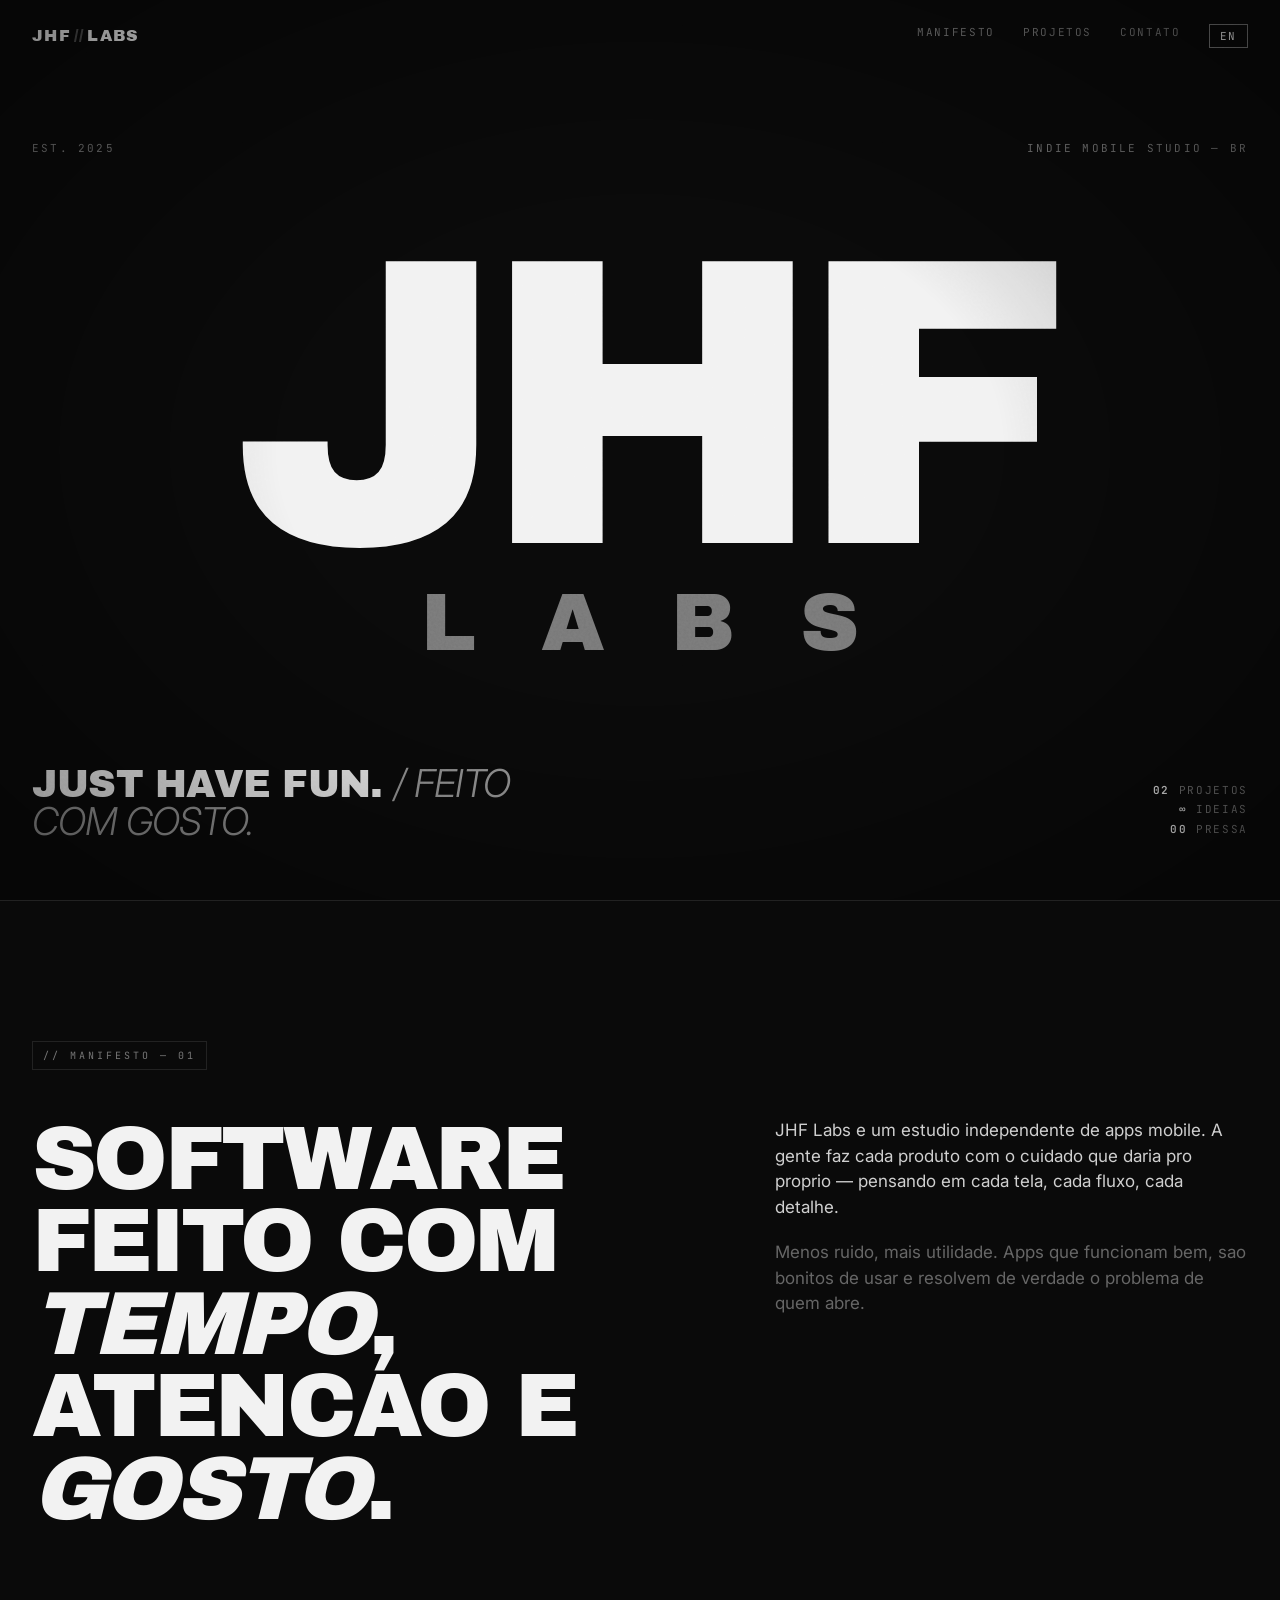
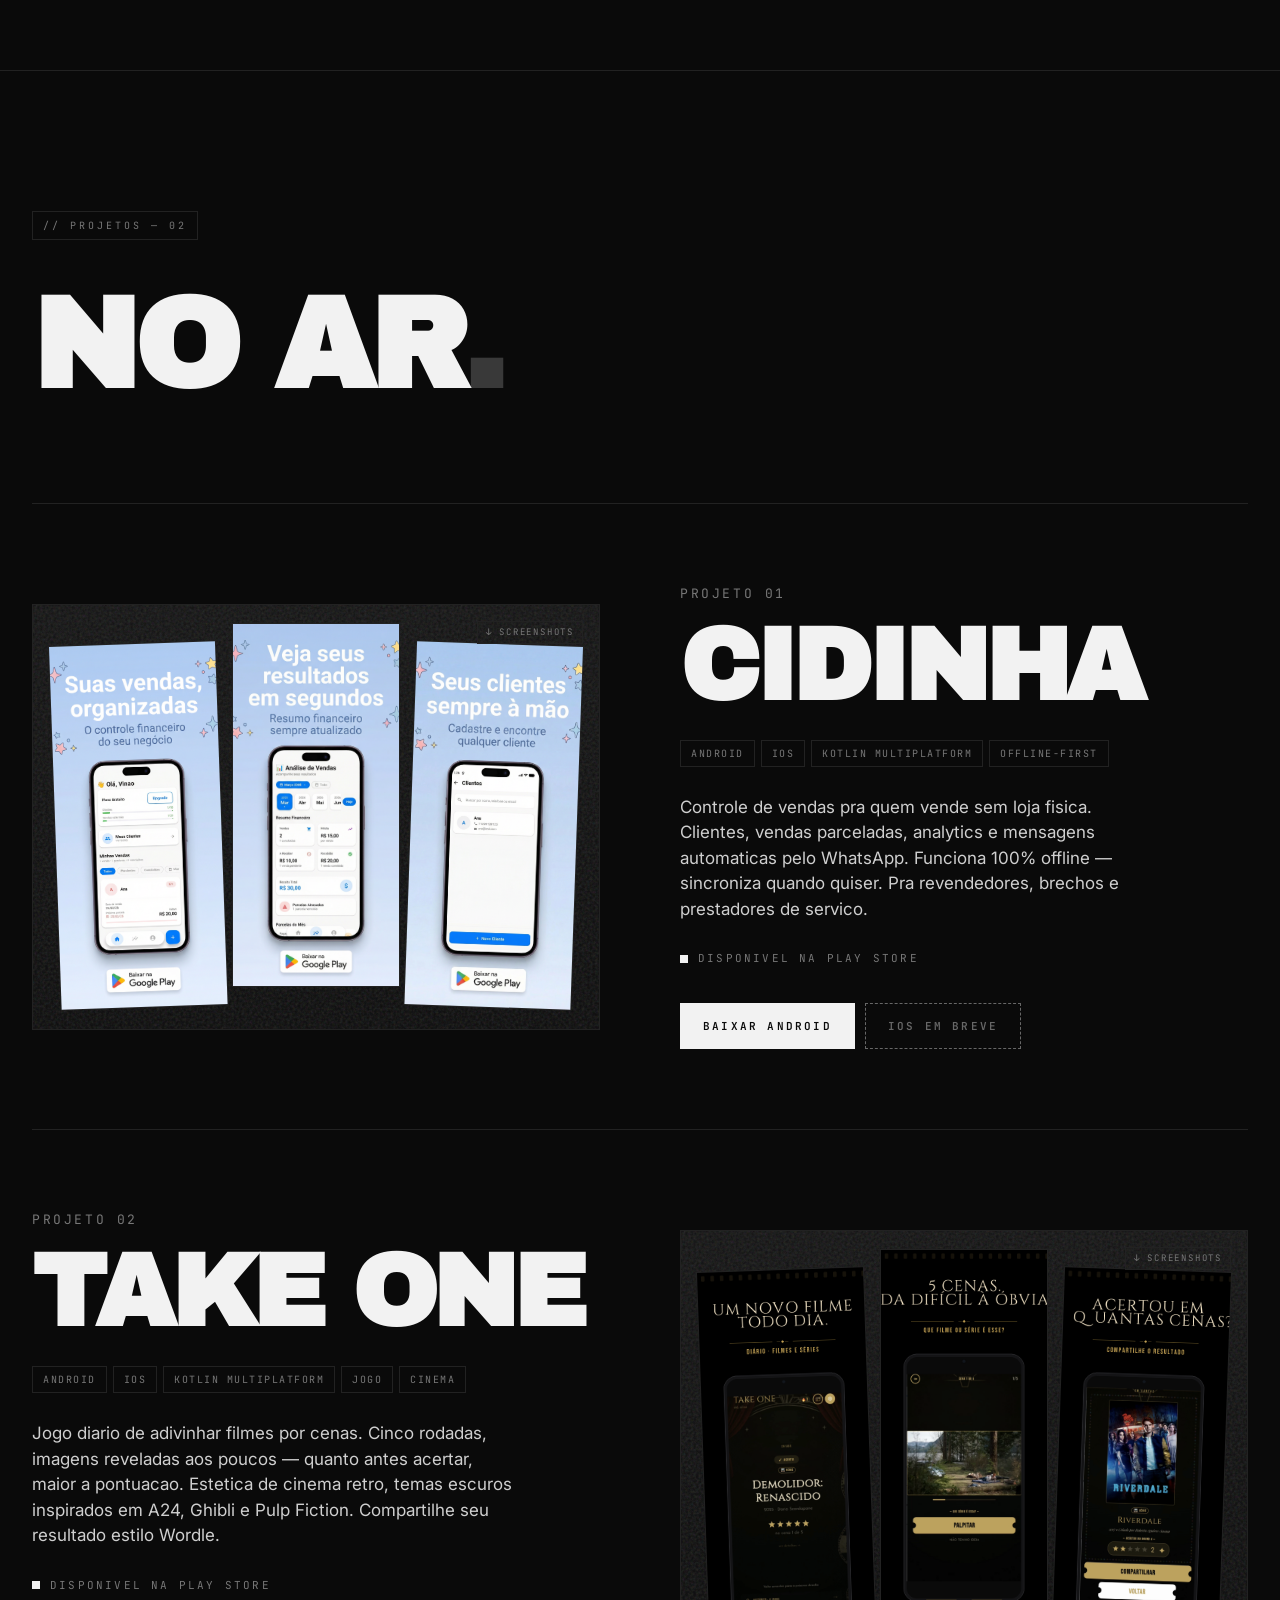
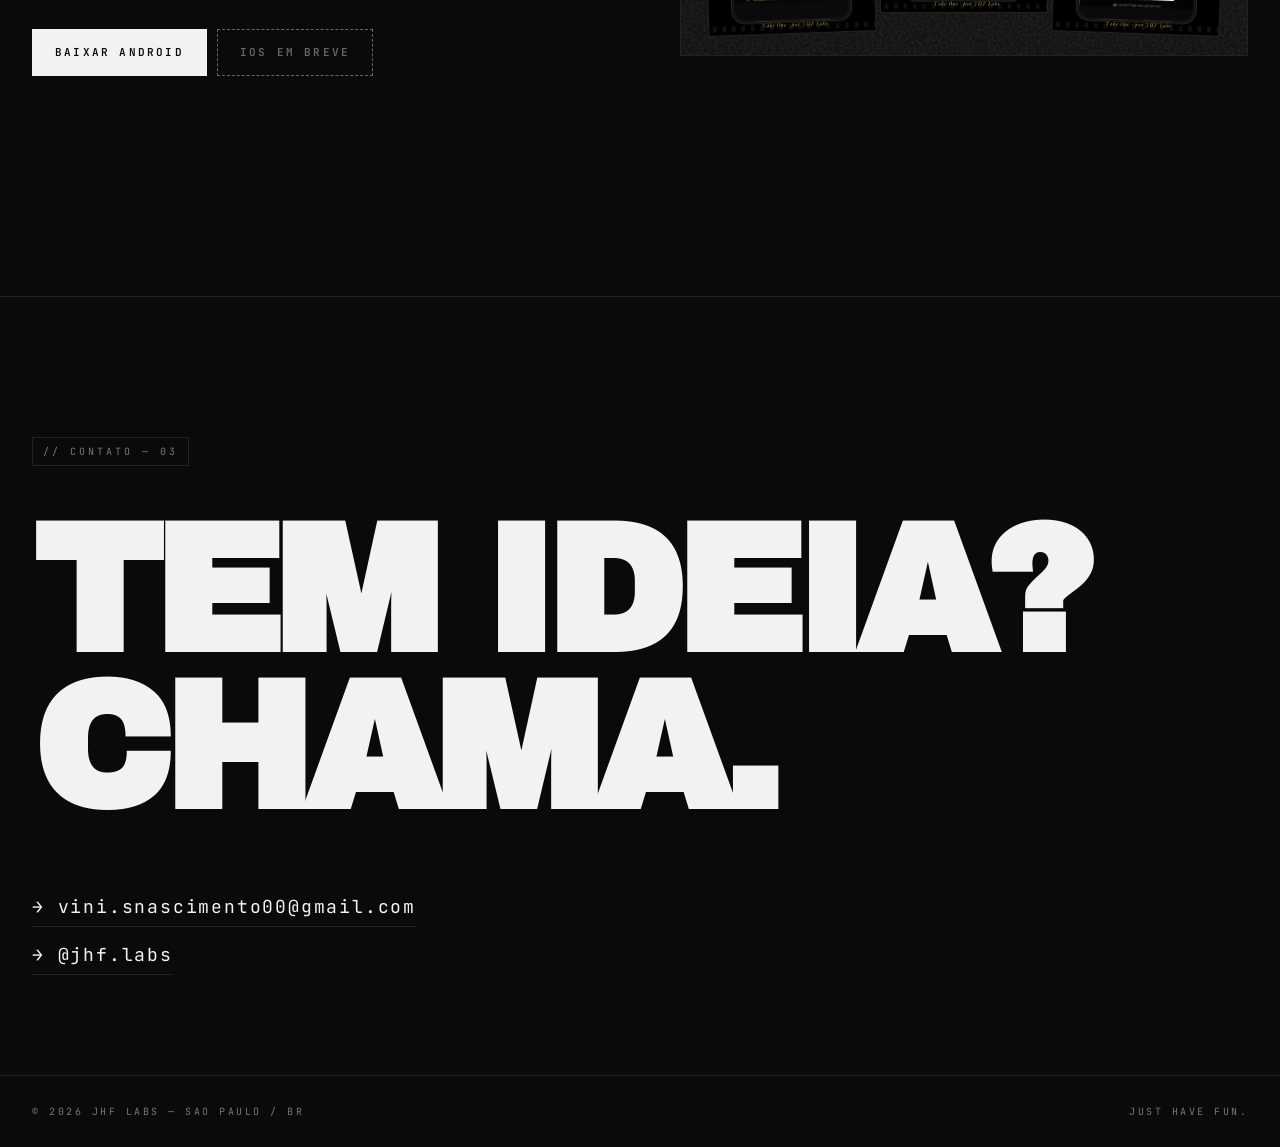
<file: index.html>
<!DOCTYPE html>
<html lang="pt-BR">
<head>
<meta charset="UTF-8" />
<meta name="viewport" content="width=device-width, initial-scale=1.0" />
<title>JHF Labs — Just Have Fun</title>
<meta name="description" content="JHF Labs — estudio independente de apps mobile. Just Have Fun." />
<link rel="preconnect" href="https://fonts.googleapis.com" />
<link rel="preconnect" href="https://fonts.gstatic.com" crossorigin />
<link href="https://fonts.googleapis.com/css2?family=Archivo+Black&family=JetBrains+Mono:wght@400;600&family=Inter:wght@300;400;500;700&display=swap" rel="stylesheet" />
<link rel="stylesheet" href="style.css" />
</head>
<body>

<div class="noise"></div>

<header class="nav">
  <div class="nav__logo">JHF<span>//</span>LABS</div>
  <nav class="nav__links">
    <a href="#manifesto" data-i18n="nav_manifesto">manifesto</a>
    <a href="#projetos" data-i18n="nav_projects">projetos</a>
    <a href="#contato" data-i18n="nav_contact">contato</a>
    <button class="lang-toggle" id="langToggle" aria-label="Switch language">EN</button>
  </nav>
</header>

<main>

  <section class="hero">
    <div class="hero__top">
      <span>EST. 2025</span>
      <span data-i18n="hero_studio">INDIE MOBILE STUDIO — BR</span>
    </div>

    <div class="hero__mark">
      <span class="jhf">JHF</span>
      <span class="labs">LABS</span>
    </div>

    <div class="hero__bottom">
      <div class="hero__tagline">
        Just Have Fun. <em data-i18n="hero_tagline">/ feito com gosto.</em>
      </div>
      <div class="hero__meta">
        <strong>02</strong> <span data-i18n="hero_projects">projetos</span><br/>
        <strong>∞</strong> <span data-i18n="hero_ideas">ideias</span><br/>
        <strong>00</strong> <span data-i18n="hero_rush">pressa</span>
      </div>
    </div>
  </section>

  <section id="manifesto" class="manifesto">
    <span class="section-label">// manifesto — 01</span>
    <div class="manifesto__grid">
      <p class="manifesto__big" data-i18n-html="manifesto_title">
        Software feito com <em>tempo</em>,<br/>
        atencao e <em>gosto</em>.
      </p>
      <div class="manifesto__text">
        <p data-i18n="manifesto_p1">JHF Labs e um estudio independente de apps mobile. A gente faz cada produto com o cuidado que daria pro proprio — pensando em cada tela, cada fluxo, cada detalhe.</p>
        <p data-i18n="manifesto_p2">Menos ruido, mais utilidade. Apps que funcionam bem, sao bonitos de usar e resolvem de verdade o problema de quem abre.</p>
      </div>
    </div>
  </section>

  <section id="projetos" class="projects">
    <span class="section-label">// <span data-i18n="nav_projects">projetos</span> — 02</span>
    <h2 class="projects__title" data-i18n-html="projects_title">NO AR<span class="slash">.</span></h2>

    <article class="project">
      <div class="project__media">
        <span class="project__stamp">↓ screenshots</span>
        <div class="project__screenshots">
          <img src="assets/cidinha-1.png?v=2" alt="Cidinha screen 1" />
          <img src="assets/cidinha-2.png?v=2" alt="Cidinha screen 2" />
          <img src="assets/cidinha-3.png?v=2" alt="Cidinha screen 3" />
        </div>
      </div>
      <div class="project__info">
        <div class="project__num" data-i18n="project_label">PROJETO 01</div>
        <h3 class="project__name">Cidinha</h3>
        <div class="project__tags">
          <span>Android</span>
          <span>iOS</span>
          <span>Kotlin Multiplatform</span>
          <span>Offline-first</span>
        </div>
        <p class="project__desc" data-i18n="cidinha_desc">
          Controle de vendas pra quem vende sem loja fisica. Clientes, vendas parceladas, analytics e mensagens automaticas pelo WhatsApp. Funciona 100% offline — sincroniza quando quiser. Pra revendedores, brechos e prestadores de servico.
        </p>
        <p class="project__status"><span class="dot"></span> <span data-i18n="cidinha_status">disponivel na play store</span></p>
        <div class="project__links">
          <a href="https://play.google.com/store/apps/details?id=com.cidinha.br" target="_blank" rel="noopener" class="btn btn--primary" data-i18n="btn_download_android">Baixar Android</a>
          <a href="#" class="btn btn--ghost btn--disabled" data-i18n="btn_ios_soon">iOS em breve</a>
        </div>
      </div>
    </article>

    <article class="project project--reverse">
      <div class="project__media">
        <span class="project__stamp">↓ screenshots</span>
        <div class="project__screenshots">
          <img src="assets/takeone-1.png?v=2" alt="Take One screen 1" />
          <img src="assets/takeone-2.png?v=2" alt="Take One screen 2" />
          <img src="assets/takeone-3.png?v=2" alt="Take One screen 3" />
        </div>
      </div>
      <div class="project__info">
        <div class="project__num" data-i18n="project_label_02">PROJETO 02</div>
        <h3 class="project__name">Take One</h3>
        <div class="project__tags">
          <span>Android</span>
          <span>iOS</span>
          <span>Kotlin Multiplatform</span>
          <span data-i18n="tag_game">Jogo</span>
          <span>Cinema</span>
        </div>
        <p class="project__desc" data-i18n="takeone_desc">
          Jogo diario de adivinhar filmes por cenas. Cinco rodadas, imagens reveladas aos poucos — quanto antes acertar, maior a pontuacao. Estetica de cinema retro, temas escuros inspirados em A24, Ghibli e Pulp Fiction. Compartilhe seu resultado estilo Wordle.
        </p>
        <p class="project__status"><span class="dot"></span> <span data-i18n="takeone_status">disponivel na play store</span></p>
        <div class="project__links">
          <a href="https://play.google.com/store/apps/details?id=com.jhflabs.takeone" target="_blank" rel="noopener" class="btn btn--primary" data-i18n="btn_download_android">Baixar Android</a>
          <a href="#" class="btn btn--ghost btn--disabled" data-i18n="btn_ios_soon">iOS em breve</a>
        </div>
      </div>
    </article>

  </section>

  <section id="contato" class="contact">
    <span class="section-label">// <span data-i18n="nav_contact">contato</span> — 03</span>
    <h2 class="contact__title" data-i18n-html="contact_title">Tem ideia?<br/>Chama.</h2>
    <div class="contact__links">
      <a href="mailto:vini.snascimento00@gmail.com">→ vini.snascimento00@gmail.com</a>
      <a href="https://instagram.com/jhf.labs" target="_blank" rel="noopener">→ @jhf.labs</a>
    </div>
  </section>

</main>

<footer class="footer">
  <div>© <span id="year"></span> JHF LABS — SAO PAULO / BR</div>
  <div>JUST HAVE FUN.</div>
</footer>

<script>
document.getElementById('year').textContent = new Date().getFullYear();

const i18n = {
  pt: {
    nav_manifesto: "manifesto",
    nav_projects: "projetos",
    nav_contact: "contato",
    hero_studio: "INDIE MOBILE STUDIO — BR",
    hero_tagline: "/ feito com gosto.",
    hero_projects: "projetos",
    hero_ideas: "ideias",
    hero_rush: "pressa",
    manifesto_title: 'Software feito com <em>tempo</em>,<br/>atencao e <em>gosto</em>.',
    manifesto_p1: "JHF Labs e um estudio independente de apps mobile. A gente faz cada produto com o cuidado que daria pro proprio — pensando em cada tela, cada fluxo, cada detalhe.",
    manifesto_p2: "Menos ruido, mais utilidade. Apps que funcionam bem, sao bonitos de usar e resolvem de verdade o problema de quem abre.",
    projects_title: 'NO AR<span class="slash">.</span>',
    project_label: "PROJETO 01",
    project_label_02: "PROJETO 02",
    cidinha_desc: "Controle de vendas pra quem vende sem loja fisica. Clientes, vendas parceladas, analytics e mensagens automaticas pelo WhatsApp. Funciona 100% offline — sincroniza quando quiser. Pra revendedores, brechos e prestadores de servico.",
    cidinha_status: "disponivel na play store",
    btn_download_android: "Baixar Android",
    btn_ios_soon: "iOS em breve",
    tag_game: "Jogo",
    takeone_desc: "Jogo diario de adivinhar filmes por cenas. Cinco rodadas, imagens reveladas aos poucos — quanto antes acertar, maior a pontuacao. Estetica de cinema retro, temas escuros inspirados em A24, Ghibli e Pulp Fiction. Compartilhe seu resultado estilo Wordle.",
    takeone_status: "disponivel na play store",
    contact_title: "Tem ideia?<br/>Chama.",
  },
  en: {
    nav_manifesto: "manifesto",
    nav_projects: "projects",
    nav_contact: "contact",
    hero_studio: "INDIE MOBILE STUDIO — BR",
    hero_tagline: "/ made with care.",
    hero_projects: "projects",
    hero_ideas: "ideas",
    hero_rush: "rush",
    manifesto_title: 'Software made with <em>time</em>,<br/>attention, and <em>taste</em>.',
    manifesto_p1: "JHF Labs is an independent mobile app studio. We build each product with the care we'd give our own — thinking about every screen, every flow, every detail.",
    manifesto_p2: "Less noise, more utility. Apps that work well, look good, and actually solve the problem.",
    projects_title: 'LIVE NOW<span class="slash">.</span>',
    project_label: "PROJECT 01",
    project_label_02: "PROJECT 02",
    cidinha_desc: "Sales management for people who sell without a storefront. Clients, installment tracking, analytics, and automated WhatsApp messages. Works 100% offline — syncs when you want. For resellers, thrift shops, and service providers.",
    cidinha_status: "available on play store",
    btn_download_android: "Download Android",
    btn_ios_soon: "iOS coming soon",
    tag_game: "Game",
    takeone_desc: "A daily movie-guessing game from scene images. Five rounds, progressively revealed — the earlier you guess, the higher the score. Retro cinema aesthetic with dark themes inspired by A24, Ghibli, and Pulp Fiction. Share your results Wordle-style.",
    takeone_status: "available on play store",
    contact_title: "Got an idea?<br/>Hit us up.",
  }
};

let currentLang = localStorage.getItem('jhf-lang') || 'pt';

function setLang(lang) {
  currentLang = lang;
  localStorage.setItem('jhf-lang', lang);
  document.documentElement.lang = lang === 'pt' ? 'pt-BR' : 'en';
  document.getElementById('langToggle').textContent = lang === 'pt' ? 'EN' : 'PT';

  document.querySelectorAll('[data-i18n]').forEach(el => {
    const key = el.getAttribute('data-i18n');
    if (i18n[lang][key]) el.textContent = i18n[lang][key];
  });

  document.querySelectorAll('[data-i18n-html]').forEach(el => {
    const key = el.getAttribute('data-i18n-html');
    if (i18n[lang][key]) el.innerHTML = i18n[lang][key];
  });
}

document.getElementById('langToggle').addEventListener('click', () => {
  setLang(currentLang === 'pt' ? 'en' : 'pt');
});

if (currentLang !== 'pt') setLang(currentLang);
</script>

</body>
</html>
</file>
<file: style.css>
:root {
  --bg: #0A0A0A;
  --fg: #F2F2F2;
  --muted: #777;
  --border: #222;
}

* { box-sizing: border-box; margin: 0; padding: 0; }

html { scroll-behavior: smooth; }

body {
  font-family: 'Inter', system-ui, sans-serif;
  background: var(--bg);
  color: var(--fg);
  -webkit-font-smoothing: antialiased;
  overflow-x: hidden;
  line-height: 1.5;
  font-weight: 400;
}

img { display: block; max-width: 100%; }
img.bw { filter: grayscale(100%) contrast(1.05); }

::selection { background: var(--fg); color: var(--bg); }

/* Heavy film grain overlay */
.noise {
  position: fixed; inset: 0;
  pointer-events: none; z-index: 1000;
  opacity: 0.18;
  mix-blend-mode: overlay;
  background-image: url("data:image/svg+xml,%3Csvg viewBox='0 0 300 300' xmlns='http://www.w3.org/2000/svg'%3E%3Cfilter id='n'%3E%3CfeTurbulence type='fractalNoise' baseFrequency='1.2' numOctaves='3' stitchTiles='stitch'/%3E%3CfeColorMatrix values='0 0 0 0 0.5 0 0 0 0 0.5 0 0 0 0 0.5 0 0 0 1 0'/%3E%3C/filter%3E%3Crect width='100%25' height='100%25' filter='url(%23n)'/%3E%3C/svg%3E");
}

/* Vignette */
body::after {
  content: ""; position: fixed; inset: 0;
  pointer-events: none; z-index: 999;
  background: radial-gradient(ellipse at center, transparent 40%, rgba(0,0,0,0.5) 100%);
}

/* NAV */
.nav {
  position: fixed; top: 0; left: 0; right: 0;
  display: flex; justify-content: space-between; align-items: center;
  padding: 24px 32px;
  z-index: 100;
}
.nav__logo {
  font-family: 'Archivo Black', sans-serif;
  font-size: 16px; letter-spacing: 0.08em;
  color: var(--fg);
}
.nav__logo span { opacity: 0.3; margin: 0 3px; font-weight: normal; }
.nav__links { display: flex; gap: 28px; }
.nav__links a {
  font-family: 'JetBrains Mono', monospace;
  font-size: 11px; text-decoration: none;
  color: var(--muted); letter-spacing: 0.15em;
  text-transform: uppercase;
  transition: color 0.2s;
}
.nav__links a:hover { color: var(--fg); }
.lang-toggle {
  font-family: 'JetBrains Mono', monospace;
  font-size: 11px; letter-spacing: 0.15em;
  text-transform: uppercase;
  background: transparent; border: 1px solid var(--muted);
  color: var(--fg); padding: 4px 10px;
  cursor: pointer; transition: all 0.2s;
}
.lang-toggle:hover { border-color: var(--fg); }

/* HERO — JHF gigante, preto e branco, documentary */
.hero {
  min-height: 100vh;
  padding: 140px 32px 60px;
  display: flex; flex-direction: column; justify-content: space-between;
  position: relative;
  max-width: 1600px; margin: 0 auto;
}
.hero__top {
  display: flex; justify-content: space-between;
  font-family: 'JetBrains Mono', monospace;
  font-size: 11px; letter-spacing: 0.2em;
  color: var(--muted); text-transform: uppercase;
  margin-bottom: 40px;
}
.hero__mark {
  font-family: 'Archivo Black', sans-serif;
  font-size: clamp(120px, 32vw, 520px);
  line-height: 0.78;
  letter-spacing: -0.06em;
  text-transform: uppercase;
  text-align: center;
  position: relative;
  user-select: none;
  margin: auto 0;
}
.hero__mark .jhf {
  display: block;
  color: var(--fg);
  -webkit-text-stroke: 0;
}
.hero__mark .labs {
  display: block;
  font-size: 0.2em;
  letter-spacing: 0.8em;
  font-family: 'Archivo Black', sans-serif;
  margin-top: 0.3em;
  margin-left: 0.8em;
  color: var(--muted);
  font-weight: normal;
}

.hero__bottom {
  display: flex; justify-content: space-between; align-items: flex-end;
  margin-top: 60px;
  gap: 40px;
}
.hero__tagline {
  font-family: 'Archivo Black', sans-serif;
  font-size: clamp(24px, 3vw, 44px);
  line-height: 0.95;
  letter-spacing: -0.02em;
  text-transform: uppercase;
  max-width: 500px;
}
.hero__tagline em {
  font-style: italic;
  font-family: 'Inter', sans-serif;
  font-weight: 300;
  opacity: 0.6;
}
.hero__meta {
  font-family: 'JetBrains Mono', monospace;
  font-size: 11px; color: var(--muted);
  letter-spacing: 0.15em; text-transform: uppercase;
  text-align: right;
  line-height: 1.8;
}
.hero__meta strong { color: var(--fg); font-weight: 600; }

/* Section labels — sticker/stamp vibe */
.section-label {
  font-family: 'JetBrains Mono', monospace;
  font-size: 10px; letter-spacing: 0.3em;
  color: var(--muted);
  text-transform: uppercase;
  padding: 6px 10px;
  border: 1px solid var(--border);
  display: inline-block;
  margin-bottom: 48px;
}

/* MANIFESTO */
.manifesto {
  padding: 140px 32px;
  max-width: 1600px; margin: 0 auto;
  border-top: 1px solid var(--border);
}
.manifesto__grid {
  display: grid; grid-template-columns: 1.4fr 1fr;
  gap: 80px; align-items: start;
}
.manifesto__big {
  font-family: 'Archivo Black', sans-serif;
  font-size: clamp(44px, 7vw, 110px);
  line-height: 0.92; letter-spacing: -0.04em;
  text-transform: uppercase;
}
.manifesto__big .strike { text-decoration: line-through; opacity: 0.4; }
.manifesto__text p {
  font-size: 17px; margin-bottom: 20px;
  color: var(--fg); opacity: 0.85;
  font-weight: 400;
}
.manifesto__text p:last-child { color: var(--muted); }
@media (max-width: 900px) {
  .manifesto__grid { grid-template-columns: 1fr; gap: 40px; }
}

/* PROJECTS */
.projects {
  padding: 140px 32px;
  max-width: 1600px; margin: 0 auto;
  border-top: 1px solid var(--border);
}
.projects__title {
  font-family: 'Archivo Black', sans-serif;
  font-size: clamp(56px, 10vw, 160px);
  line-height: 0.9; letter-spacing: -0.04em;
  margin-bottom: 100px;
  text-transform: uppercase;
}
.projects__title .slash { opacity: 0.2; }

.project {
  display: grid; grid-template-columns: 1fr 1fr;
  gap: 80px; align-items: center;
  padding: 80px 0;
  border-top: 1px solid var(--border);
}
.project--reverse > .project__media { order: 2; }

.project__media {
  position: relative;
  padding: 30px 20px;
  background:
    linear-gradient(180deg, #111 0%, #0a0a0a 100%);
  border: 1px solid var(--border);
  overflow: hidden;
}
.project__media::before {
  content: "";
  position: absolute; inset: 0;
  background-image: url("data:image/svg+xml,%3Csvg viewBox='0 0 200 200' xmlns='http://www.w3.org/2000/svg'%3E%3Cfilter id='n'%3E%3CfeTurbulence type='fractalNoise' baseFrequency='0.8' numOctaves='2'/%3E%3C/filter%3E%3Crect width='100%25' height='100%25' filter='url(%23n)' opacity='0.15'/%3E%3C/svg%3E");
  pointer-events: none;
}

.project__screenshots {
  display: flex; gap: 10px; justify-content: center;
  position: relative; z-index: 2;
}
.project__screenshots img {
  width: 32%; aspect-ratio: 9/19.5;
  object-fit: cover; object-position: top;
  border: 1px solid #222;
}
.project__screenshots img:nth-child(1) { transform: rotate(-2deg) translateY(8px); }
.project__screenshots img:nth-child(2) { transform: translateY(-12px); z-index: 3; }
.project__screenshots img:nth-child(3) { transform: rotate(2deg) translateY(8px); }

.project__stamp {
  position: absolute; top: 16px; right: 16px;
  font-family: 'JetBrains Mono', monospace;
  font-size: 9px; letter-spacing: 0.2em;
  color: var(--muted); z-index: 4;
  text-transform: uppercase;
  border: 1px solid var(--border);
  padding: 4px 8px;
}

.project__num {
  font-family: 'JetBrains Mono', monospace;
  font-size: 13px; color: var(--muted);
  margin-bottom: 16px; letter-spacing: 0.2em;
}
.project__name {
  font-family: 'Archivo Black', sans-serif;
  font-size: clamp(56px, 8vw, 104px);
  line-height: 0.9; letter-spacing: -0.04em;
  margin-bottom: 28px;
  text-transform: uppercase;
}
.project__tags {
  display: flex; flex-wrap: wrap; gap: 6px;
  margin-bottom: 28px;
}
.project__tags span {
  font-family: 'JetBrains Mono', monospace;
  font-size: 10px; padding: 5px 10px;
  border: 1px solid var(--border);
  color: var(--muted);
  letter-spacing: 0.15em;
  text-transform: uppercase;
}
.project__desc {
  font-size: 17px; color: var(--fg);
  margin-bottom: 28px; max-width: 480px;
  opacity: 0.85;
}
.project__status {
  font-family: 'JetBrains Mono', monospace;
  font-size: 11px; color: var(--muted);
  margin-bottom: 36px;
  display: flex; align-items: center; gap: 10px;
  letter-spacing: 0.2em; text-transform: uppercase;
}
.dot {
  width: 8px; height: 8px;
  background: var(--fg);
  animation: blink 1.8s ease-in-out infinite;
}
.dot--wip { background: var(--muted); }
@keyframes blink {
  0%, 100% { opacity: 1; }
  50% { opacity: 0.3; }
}

.project__links { display: flex; gap: 10px; flex-wrap: wrap; }
.btn {
  font-family: 'JetBrains Mono', monospace;
  font-size: 11px; padding: 14px 22px;
  text-decoration: none;
  transition: all 0.2s ease;
  letter-spacing: 0.2em;
  font-weight: 600;
  text-transform: uppercase;
  border: 1px solid var(--fg);
}
.btn--primary { background: var(--fg); color: var(--bg); }
.btn--primary:hover { background: transparent; color: var(--fg); }
.btn--ghost { background: transparent; color: var(--fg); }
.btn--ghost:hover { background: var(--fg); color: var(--bg); }
.btn--disabled { opacity: 0.4; pointer-events: none; border-style: dashed; }

@media (max-width: 900px) {
  .project, .project--reverse { grid-template-columns: 1fr; gap: 40px; }
  .project--reverse > .project__media { order: 0; }
}

/* CONTACT */
.contact {
  padding: 140px 32px 100px;
  max-width: 1600px; margin: 0 auto;
  border-top: 1px solid var(--border);
}
.contact__title {
  font-family: 'Archivo Black', sans-serif;
  font-size: clamp(72px, 14vw, 220px);
  line-height: 0.88; letter-spacing: -0.05em;
  margin-bottom: 64px;
  text-transform: uppercase;
}
.contact__links { display: flex; flex-direction: column; gap: 14px; }
.contact__links a {
  font-family: 'JetBrains Mono', monospace;
  font-size: clamp(14px, 1.6vw, 18px);
  color: var(--fg); text-decoration: none;
  padding-bottom: 6px; width: fit-content;
  border-bottom: 1px solid var(--border);
  transition: all 0.2s ease;
  letter-spacing: 0.1em;
}
.contact__links a:hover {
  border-bottom-color: var(--fg);
  letter-spacing: 0.15em;
}

/* FOOTER */
.footer {
  border-top: 1px solid var(--border);
  padding: 28px 32px;
  display: flex; justify-content: space-between;
  font-family: 'JetBrains Mono', monospace;
  font-size: 10px; letter-spacing: 0.25em;
  color: var(--muted);
  text-transform: uppercase;
}

@media (max-width: 600px) {
  .nav { padding: 18px 20px; }
  .nav__links { gap: 16px; }
  .hero, .manifesto, .projects, .contact { padding-left: 20px; padding-right: 20px; }
  .hero__bottom { flex-direction: column; align-items: flex-start; }
  .hero__meta { text-align: left; }
}
</file>
